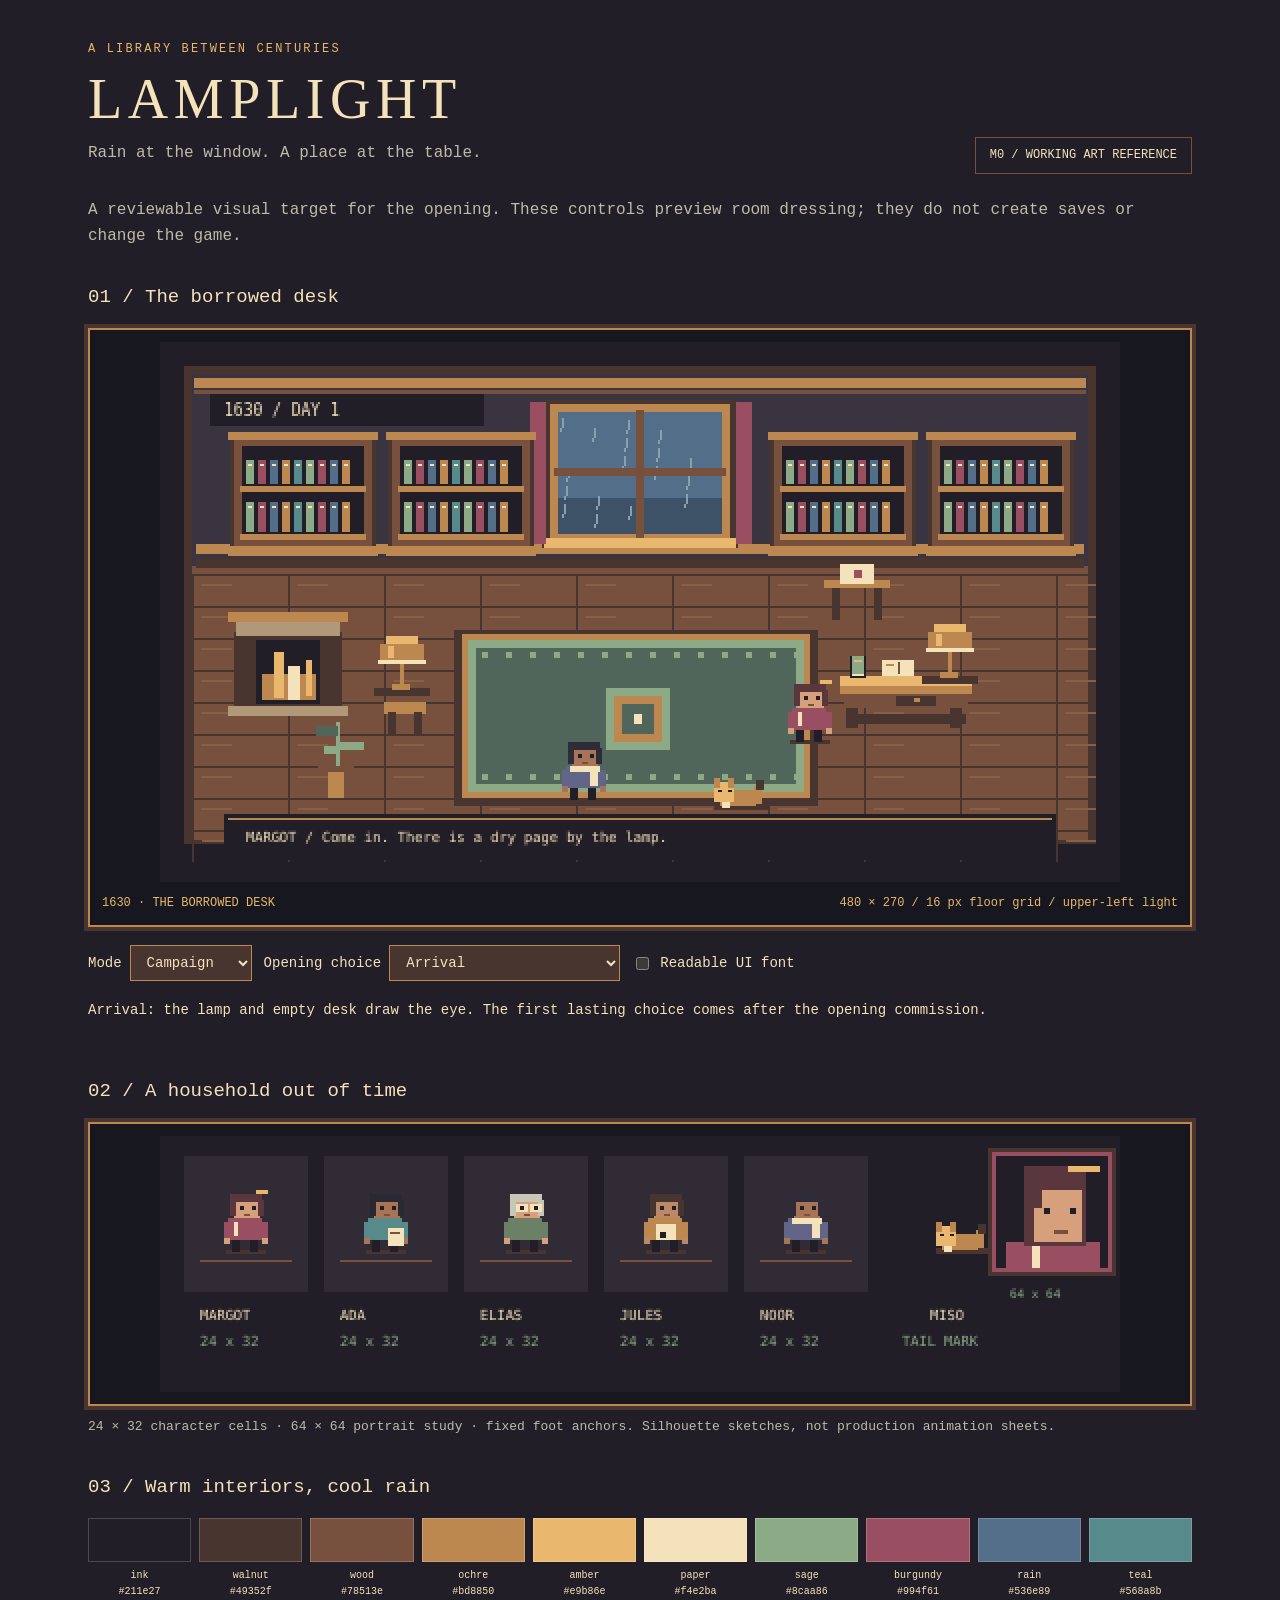
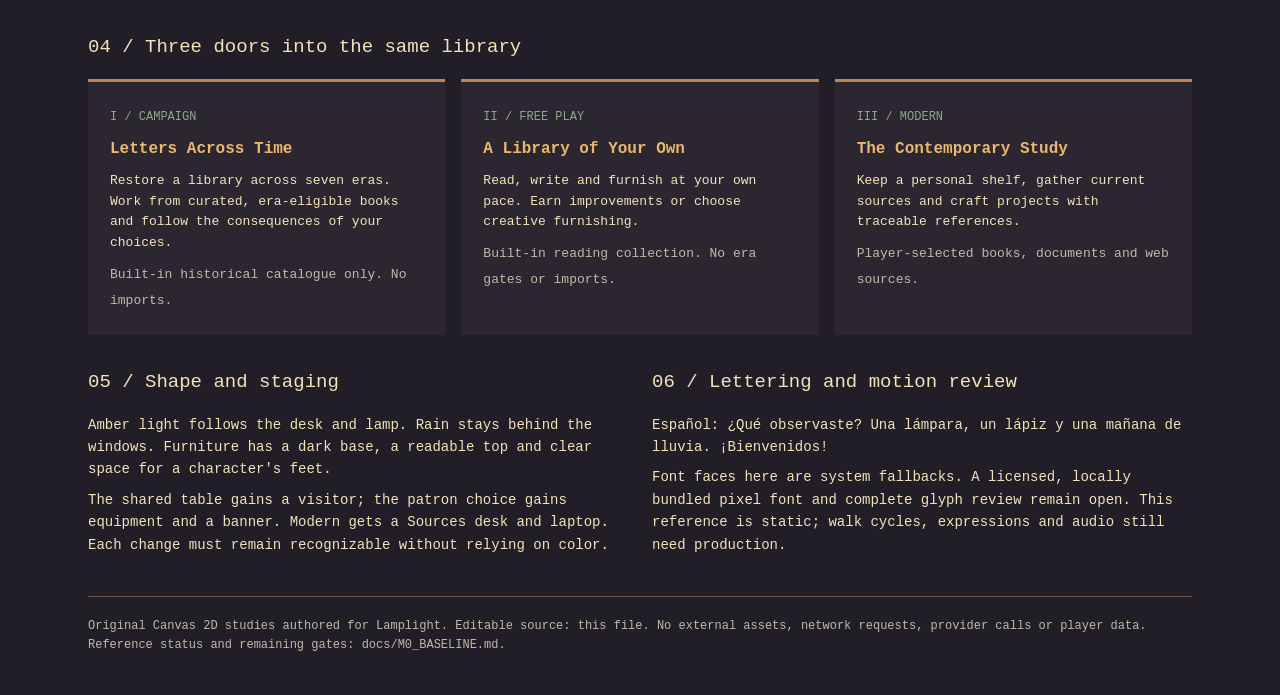
<file: game/reference.html>
<!doctype html>
<html lang="en">
<meta charset="utf-8">
<meta name="viewport" content="width=device-width, initial-scale=1">
<title>Lamplight · M0 art reference</title>
<style>
:root{color-scheme:dark;--ink:#211e27;--walnut:#49352f;--wood:#78513e;--ochre:#bd8850;--amber:#e9b86e;--paper:#f4e2ba;--sage:#8caa86;--burgundy:#994f61;--rain:#536e89;--teal:#568a8b}
*{box-sizing:border-box}body{margin:0;background:var(--ink);color:var(--paper);font:16px/1.6 Consolas,monospace}main{max-width:1160px;margin:auto;padding:40px 28px}header{display:flex;justify-content:space-between;align-items:end;gap:20px;margin-bottom:24px}h1{font:normal clamp(32px,6vw,56px)/1.1 Georgia,serif;letter-spacing:.1em;margin:10px 0}h2{font-size:19px;font-weight:normal;margin:0 0 16px}p{margin:8px 0}.eyebrow{font-size:12px;letter-spacing:.18em;color:var(--amber)}.muted,small{color:#bfbaa9}small{font-size:13px}.status{border:1px solid var(--wood);padding:8px 14px;white-space:nowrap;font-size:12px}section{margin:32px 0}.frame{padding:12px;background:#17171f;border:2px solid var(--ochre);box-shadow:0 0 0 4px var(--walnut)}canvas{display:block;image-rendering:pixelated;image-rendering:crisp-edges;max-width:100%;height:auto}.stage{display:flex;justify-content:center;align-items:center;min-height:270px;overflow:hidden}#room{width:960px;flex:none}#cast{width:960px;margin:auto}.caption{display:flex;justify-content:space-between;gap:16px;font-size:12px;color:var(--amber);padding:12px 0 0}.controls{display:flex;flex-wrap:wrap;gap:12px;margin:18px 0}label{display:flex;flex-wrap:wrap;align-items:center;gap:8px;font-size:14px}select,button{font:inherit;background:var(--walnut);color:var(--paper);border:1px solid var(--ochre);padding:8px 12px;max-width:100%}button{cursor:pointer}button:hover{background:var(--wood)}:focus-visible{outline:3px solid var(--paper);outline-offset:4px}.cards{display:grid;grid-template-columns:repeat(3,1fr);gap:16px}.card{padding:22px;background:#2b2630;border-top:3px solid var(--ochre)}.card h3{font-size:16px;color:var(--amber);margin:8px 0}.card p{font-size:13px}.card .number{font-size:12px;color:var(--sage)}.swatches{display:grid;grid-template-columns:repeat(10,1fr);gap:8px}.swatch{min-width:0;font-size:10px;text-align:center}.swatch i{display:block;height:44px;border:1px solid #ffffff30;margin-bottom:6px}.swatch span{display:block;overflow-wrap:anywhere}.notes{display:grid;grid-template-columns:1fr 1fr;gap:24px}.notes p{font-size:14px}footer{padding-top:20px;border-top:1px solid var(--wood);font-size:12px;color:#bfbaa9}#selection{min-height:3.2em;font-size:14px}.readable{font-family:Arial,sans-serif}.readable h1{font-family:Georgia,serif}
[hidden]{display:none!important}
@media(max-width:650px){main{padding:24px 18px}header{display:block}.status{display:inline-block;margin-top:10px}.cards,.notes{grid-template-columns:1fr}.swatches{grid-template-columns:repeat(5,1fr)}.caption{flex-direction:column;gap:4px}.stage{min-height:0}#room{width:100%}.frame{padding:6px}}
@media(prefers-reduced-motion:reduce){*{scroll-behavior:auto}}
</style>
<main>
<header><div><div class="eyebrow">A LIBRARY BETWEEN CENTURIES</div><h1>LAMPLIGHT</h1><p class="muted">Rain at the window. A place at the table.</p></div><span class="status">M0 / WORKING ART REFERENCE</span></header>
<p class="muted">A reviewable visual target for the opening. These controls preview room dressing; they do not create saves or change the game.</p>
<section aria-labelledby="room-heading">
<h2 id="room-heading">01 / The borrowed desk</h2>
<div class="frame"><div class="stage"><canvas id="room" width="480" height="270" role="img" aria-label="Pixel art reference of a warm library with a rainy window, bookshelves, Margot, a writing desk and Miso."></canvas></div><div class="caption"><span id="scene-label">1630 · THE BORROWED DESK</span><span>480 × 270 / 16 px floor grid / upper-left light</span></div></div>
<div class="controls"><label>Mode <select id="mode" aria-label="Mode"><option value="campaign">Campaign</option><option value="free_play">Free Play</option><option value="modern">Modern</option></select></label><label id="choice-label">Opening choice <select id="choice" aria-label="Opening choice"><option value="arrival">Arrival</option><option value="shared">Shared reading space</option><option value="patron">Patron-supported study</option></select></label><label><input id="readable" type="checkbox"> Readable UI font</label></div>
<p id="selection" role="status" aria-live="polite"></p>
</section>
<section aria-labelledby="cast-heading"><h2 id="cast-heading">02 / A household out of time</h2><div class="frame"><canvas id="cast" width="480" height="128" role="img" aria-label="Cast silhouette study: Margot in burgundy with a pencil, Ada in teal with a notebook, Elias in moss with spectacles, Jules in ochre with an ink apron, Noor in indigo with a scarf, and Miso with a dark tail tip."></canvas></div><p class="muted"><small>24 × 32 character cells · 64 × 64 portrait study · fixed foot anchors. Silhouette sketches, not production animation sheets.</small></p></section>
<section aria-labelledby="palette-heading"><h2 id="palette-heading">03 / Warm interiors, cool rain</h2><div class="swatches" id="palette"></div></section>
<section aria-labelledby="modes-heading"><h2 id="modes-heading">04 / Three doors into the same library</h2><div class="cards"><article class="card"><span class="number">I / CAMPAIGN</span><h3>Letters Across Time</h3><p>Restore a library across seven eras. Work from curated, era-eligible books and follow the consequences of your choices.</p><small>Built-in historical catalogue only. No imports.</small></article><article class="card"><span class="number">II / FREE PLAY</span><h3>A Library of Your Own</h3><p>Read, write and furnish at your own pace. Earn improvements or choose creative furnishing.</p><small>Built-in reading collection. No era gates or imports.</small></article><article class="card"><span class="number">III / MODERN</span><h3>The Contemporary Study</h3><p>Keep a personal shelf, gather current sources and craft projects with traceable references.</p><small>Player-selected books, documents and web sources.</small></article></div></section>
<section class="notes"><div><h2>05 / Shape and staging</h2><p>Amber light follows the desk and lamp. Rain stays behind the windows. Furniture has a dark base, a readable top and clear space for a character's feet.</p><p>The shared table gains a visitor; the patron choice gains equipment and a banner. Modern gets a Sources desk and laptop. Each change must remain recognizable without relying on color.</p></div><div><h2>06 / Lettering and motion review</h2><p>Español: ¿Qué observaste? Una lámpara, un lápiz y una mañana de lluvia. ¡Bienvenidos!</p><p>Font faces here are system fallbacks. A licensed, locally bundled pixel font and complete glyph review remain open. This reference is static; walk cycles, expressions and audio still need production.</p></div></section>
<footer>Original Canvas 2D studies authored for Lamplight. Editable source: this file. No external assets, network requests, provider calls or player data. Reference status and remaining gates: docs/M0_BASELINE.md.</footer>
</main>
<script>
const palette={ink:'#211e27',walnut:'#49352f',wood:'#78513e',ochre:'#bd8850',amber:'#e9b86e',paper:'#f4e2ba',sage:'#8caa86',burgundy:'#994f61',rain:'#536e89',teal:'#568a8b'};
const residents=[['MARGOT',palette.burgundy,'#59373c','#d5a07b'],['ADA',palette.teal,'#292933','#a77455'],['ELIAS','#6b8065','#c7c6b7','#d5a07b'],['JULES',palette.ochre,'#49352f','#bd8867'],['NOOR','#626588','#302b38','#a77455']];
let ctx;
const r=(x,y,w,h,color)=>{ctx.fillStyle=palette[color]||color;ctx.fillRect(x,y,w,h)};
function label(text,x,y,color='paper',size=7){ctx.fillStyle=palette[color]||color;ctx.font=`${size}px monospace`;ctx.fillText(text,x,y)}
function book(x,y,color='burgundy'){r(x,y,8,11,'ink');r(x+1,y,6,9,color);r(x+2,y+2,4,1,'amber');r(x+1,y+9,6,1,'paper')}
function lamp(x,y){r(x-13,y+2,28,4,'walnut');r(x-4,y,9,3,'ochre');r(x,y-15,2,16,'ochre');r(x-7,y-24,16,4,'amber');r(x-10,y-20,22,8,'ochre');r(x-11,y-12,24,2,'paper');r(x-6,y-19,3,6,'amber')}
function desk(x,y){r(x+4,y+19,59,5,'walnut');r(x+3,y+8,6,18,'walnut');r(x+55,y+8,6,18,'walnut');r(x,y,66,5,'amber');r(x,y+5,66,4,'ochre');r(x+2,y+9,62,7,'wood');r(x+28,y+10,20,5,'walnut');r(x+37,y+11,3,2,'ochre')}
function shelf(x,y){r(x-2,y-2,73,61,'walnut');r(x,y,69,57,'wood');r(x+4,y+4,61,47,'ink');for(let row=0;row<2;row++){for(let i=0;i<9;i++){const height=12+(i*7+row*3)%7;r(x+6+i*6,y+23+row*24-height,4,height,['sage','burgundy','rain','ochre','teal'][i%5]);r(x+7+i*6,y+25+row*24-height,2,1,'paper')}r(x+3,y+24+row*24,63,3,'ochre')}r(x-3,y-3,75,4,'ochre');r(x-3,y+54,75,5,'ochre')}
function person(x,y,index=0){const [,shirt,hair,skin]=residents[index];r(x+3,y+30,20,2,'walnut');r(x+6,y+24,4,7,'ink');r(x+15,y+24,4,7,'ink');r(x+4,y+14,17,11,shirt);r(x+2,y+16,3,9,shirt);r(x+21,y+16,3,9,shirt);r(x+2,y+24,3,3,skin);r(x+21,y+24,3,3,skin);r(x+7,y+3,13,11,skin);r(x+5,y+2,16,4,hair);r(x+5,y+5,3,8,hair);r(x+19,y+5,3,8,hair);r(x+10,y+8,2,2,'ink');r(x+16,y+8,2,2,'ink');r(x+12,y+12,3,1,'wood');if(index===0){r(x+18,y,6,2,'amber');r(x+7,y+16,2,7,'paper')}if(index===1){r(x+14,y+19,8,9,'paper');r(x+15,y+21,5,1,'wood')}if(index===2){r(x+8,y+7,6,4,'paper');r(x+15,y+7,6,4,'paper');r(x+10,y+8,2,2,'ink');r(x+17,y+8,2,2,'ink')}if(index===3){r(x+8,y+17,10,8,'paper');r(x+10,y+21,3,3,'ink')}if(index===4){r(x+6,y+14,15,3,'paper');r(x+16,y+17,4,7,'paper')}}
function cat(x,y){r(x,y+13,27,3,'walnut');r(x+3,y+6,18,8,'ochre');r(x,y+2,10,10,'amber');r(x,y,3,5,'ochre');r(x+7,y,3,5,'ochre');r(x+2,y+6,2,1,'ink');r(x+7,y+6,2,1,'ink');r(x+20,y+4,4,9,'ochre');r(x+21,y+1,4,5,'walnut');r(x+4,y+12,4,3,'paper')}
function portrait(x,y){r(x,y,64,64,'walnut');r(x+2,y+2,60,60,'burgundy');r(x+4,y+4,56,56,'ink');r(x+9,y+47,47,13,'burgundy');r(x+18,y+9,31,40,'#59373c');r(x+23,y+18,24,29,'#d5a07b');r(x+18,y+11,31,10,'#59373c');r(x+20,y+21,7,9,'#59373c');r(x+28,y+30,3,3,'ink');r(x+41,y+30,3,3,'ink');r(x+33,y+41,7,2,'wood');r(x+40,y+9,16,3,'amber');r(x+22,y+49,4,11,'paper')}
function draw(){ctx=document.querySelector('#room').getContext('2d');ctx.imageSmoothingEnabled=false;const mode=document.querySelector('#mode').value;const choice=document.querySelector('#choice').value;
  r(0,0,480,270,'ink');r(12,12,456,239,'walnut');r(16,16,448,100,'#39343f');r(16,112,448,137,'wood');
  for(let y=116;y<246;y+=16){r(16,y,448,1,'walnut');for(let x=16+(y%32?0:24);x<460;x+=48){r(x,y,1,16,'walnut');r(x+5,y+5,15,1,'#886046')}}
  r(17,18,446,5,'ochre');r(17,24,446,2,'wood');r(18,101,444,5,'ochre');r(18,108,444,5,'walnut');
  r(191,29,98,74,'walnut');r(195,31,90,69,'ochre');r(199,35,82,61,'rain');r(199,78,82,18,'#3d5266');
  for(let i=0;i<17;i++){const x=201+(i*31)%77,y=38+(i*19)%52;r(x,y,1,5,'#89a1ae');r(x-1,y+5,1,2,'#89a1ae')}
  r(238,34,4,64,'wood');r(197,63,86,4,'wood');r(192,98,96,5,'amber');r(185,30,8,71,'burgundy');r(288,30,8,71,'burgundy');
  shelf(37,48);shelf(116,48);shelf(307,48);shelf(386,48);
  r(147,144,182,88,'walnut');r(151,146,174,82,'ochre');r(154,149,168,76,'sage');r(158,153,160,68,'#50665b');
  for(let x=161;x<318;x+=12){r(x,155,3,3,'sage');r(x,216,3,3,'sage')}r(223,173,32,31,'sage');r(227,177,24,23,'ochre');r(231,181,16,15,'#50665b');r(237,186,4,5,'paper');
  r(37,145,54,42,'walnut');r(34,135,60,5,'ochre');r(38,140,52,7,'#b19878');r(48,149,32,32,'ink');r(51,166,27,13,'ochre');r(57,155,5,23,'amber');r(64,162,6,17,'paper');r(73,159,3,18,'amber');r(34,182,60,5,'#b19878');
  desk(340,167);lamp(394,165);book(345,157,'sage');r(361,159,16,8,'paper');r(369,160,1,6,'wood');r(363,161,4,1,'ochre');
  r(112,180,21,6,'ochre');r(114,185,4,11,'walnut');r(127,185,4,11,'walnut');
  r(84,214,8,14,'ochre');r(79,210,18,5,'wood');r(88,190,2,22,'sage');r(78,192,11,5,'#50665b');r(90,200,12,4,'sage');r(82,202,7,4,'sage');
  r(332,119,33,4,'ochre');r(336,123,4,16,'walnut');r(357,123,4,16,'walnut');r(340,111,17,10,'paper');r(347,114,4,4,'burgundy');
  if(mode==='modern'){r(362,149,24,16,'ink');r(365,152,18,10,'teal');r(367,154,11,1,'paper');r(367,157,8,1,'paper');r(359,165,30,2,'rain');r(315,35,53,9,'paper');label('SOURCES',319,42,'ink');r(409,126,35,28,'rain');r(412,129,12,15,'paper');r(427,129,13,7,'amber')}
  if(choice==='shared'||mode==='free_play'){desk(168,130);book(175,120,'rain');book(197,120,'burgundy');person(240,117,1);r(178,157,16,5,'ochre')}
  if(choice==='patron'&&mode==='campaign'){r(297,33,6,54,'burgundy');r(297,44,6,3,'amber');r(297,68,6,3,'amber');r(405,152,23,17,'walnut');r(408,154,17,11,'rain');r(411,157,11,2,'amber');r(417,167,2,9,'ochre')}
  person(312,169,0);person(199,198,4);cat(277,218);lamp(120,171);
  r(25,26,137,16,'ink');label(mode==='campaign'?'1630 / DAY 1':mode==='modern'?'MODERN / YOUR STUDY':'FREE PLAY / YOUR LIBRARY',32,37,'paper',8);
  r(32,236,416,23,'ink');r(34,238,412,1,'ochre');label(mode==='modern'?'SOURCES DESK / Choose evidence for your next project.':mode==='free_play'?'YOUR LIBRARY / Read, write, or make yourself at home.':'MARGOT / Come in. There is a dry page by the lamp.',43,250);
  document.querySelector('#choice-label').hidden=mode!=='campaign';document.querySelector('#scene-label').textContent=mode==='campaign'?'1630 · THE BORROWED DESK':mode==='modern'?'MODERN · THE CONTEMPORARY STUDY':'FREE PLAY · A LIBRARY OF YOUR OWN';
  document.querySelector('#selection').textContent=mode==='modern'?'A laptop, periodicals and a Sources desk identify the contemporary studio. Personal imports belong only to a Modern save.':mode==='free_play'?'An open reading table and all principal rooms available from the start. Furnishing never grants campaign progress.':choice==='shared'?'Shared reading space: a visitor joins the table. In 1680, correspondence will refer to the public observation circle.':choice==='patron'?'Patron-supported study: new equipment and a patron banner. In 1680, correspondence will ask about access to the instruments.':'Arrival: the lamp and empty desk draw the eye. The first lasting choice comes after the opening commission.';
}
ctx=document.querySelector('#cast').getContext('2d');ctx.imageSmoothingEnabled=false;r(0,0,480,128,'ink');
residents.forEach((resident,index)=>{const x=12+index*70;r(x,10,62,68,'#302b35');person(x+18,27,index);r(x+8,62,46,1,'wood');label(resident[0],x+8,92);label('24 x 32',x+8,105,'sage')});
cat(388,43);label('MISO',385,92);label('TAIL MARK',371,105,'sage');portrait(414,6);label('64 x 64',425,81,'sage',6);
document.querySelector('#palette').innerHTML=Object.entries(palette).map(([name,color])=>`<div class="swatch"><i style="background:${color}"></i><span>${name}</span><span>${color}</span></div>`).join('');
document.querySelector('#mode').addEventListener('change',draw);document.querySelector('#choice').addEventListener('change',draw);document.querySelector('#readable').addEventListener('change',event=>document.body.classList.toggle('readable',event.target.checked));draw();
</script>
</html>
</file>
